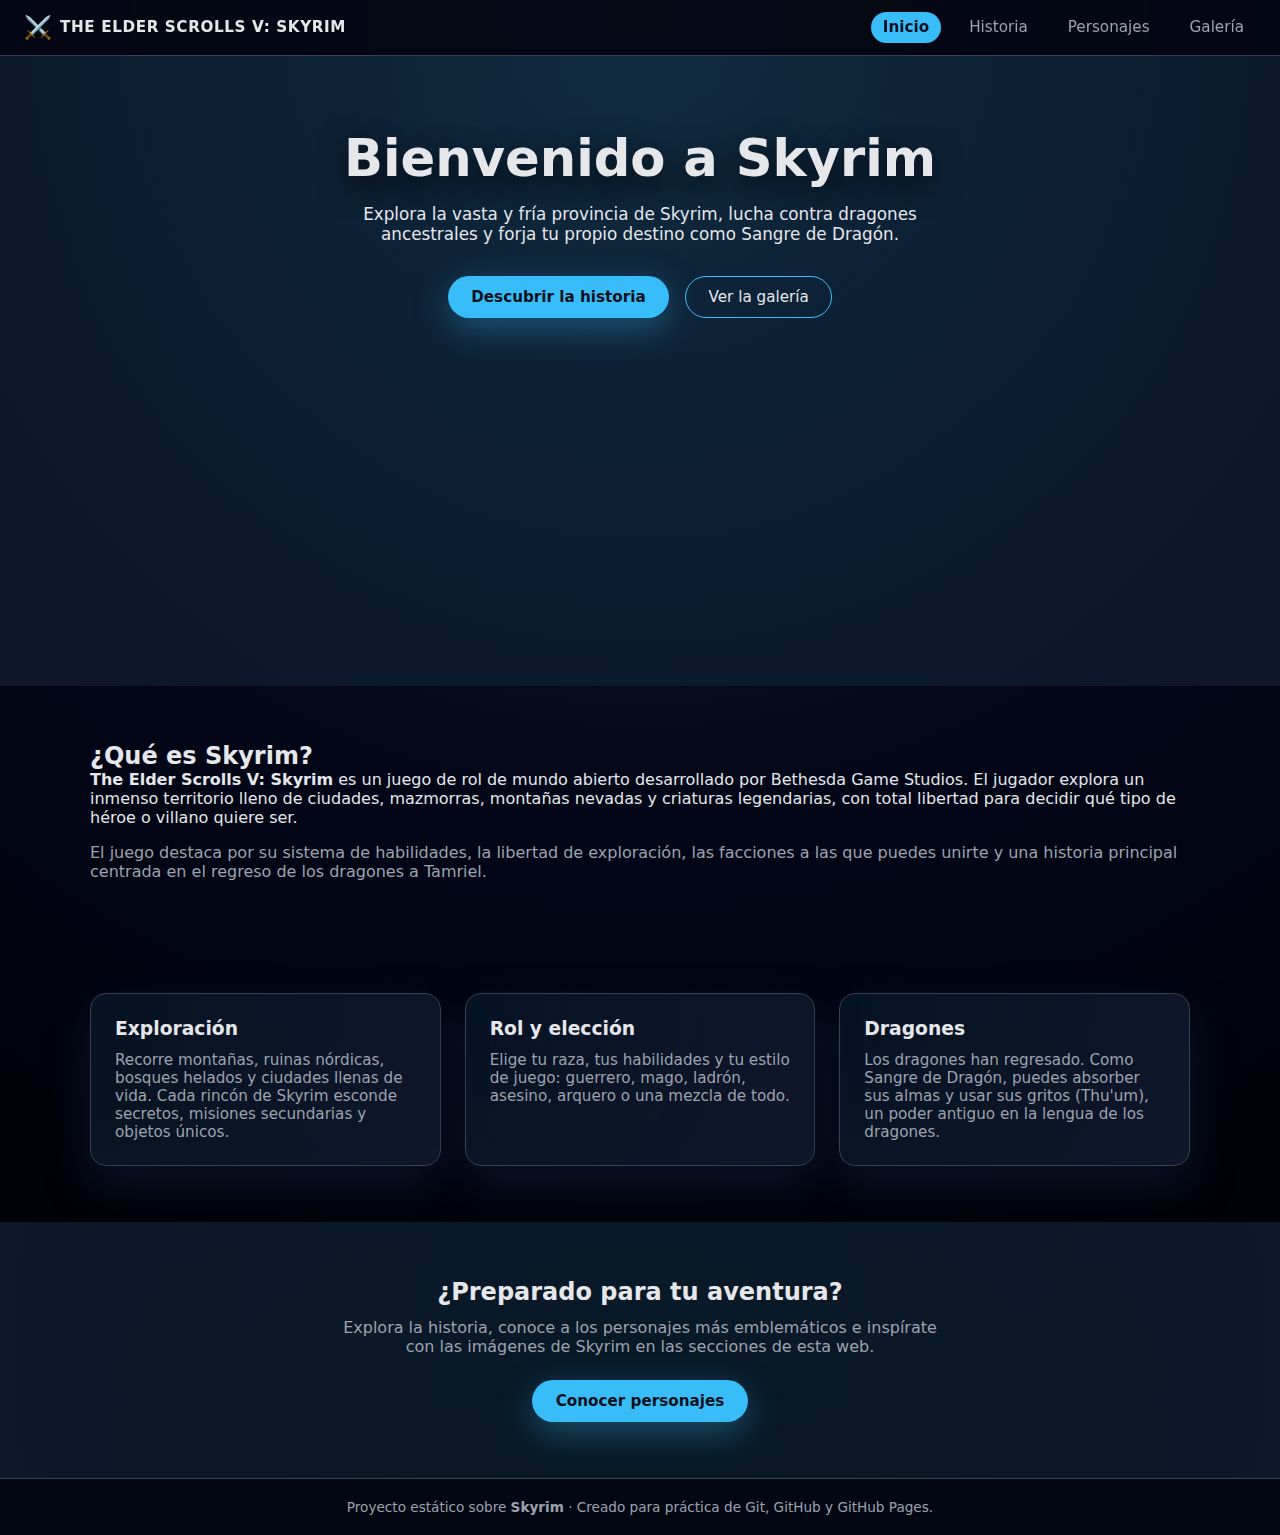
<file: index.html>
<!DOCTYPE html>
<html lang="es">
<head>
    <meta charset="UTF-8" />
    <meta name="viewport" content="width=device-width, initial-scale=1.0" />
    <title>Skyrim - Página principal</title>
    <link rel="stylesheet" href="CSS/estilos.css">
</head>
<body>
    <header class="main-header">
        <div class="logo">
            <span class="logo-icon">⚔️</span>
            <span class="logo-text">The Elder Scrolls V: Skyrim</span>
        </div>
        <nav class="main-nav">
            <a href="index.html" class="active">Inicio</a>
            <a href="historia/">Historia</a>
            <a href="personajes/">Personajes</a>
            <a href="galeria/">Galería</a>
        </nav>
    </header>

    <main>
        <section class="hero">
            <div class="hero-overlay"></div>
            <div class="hero-content">
                <h1>Bienvenido a Skyrim</h1>
                <p>
                    Explora la vasta y fría provincia de Skyrim, lucha contra dragones ancestrales
                    y forja tu propio destino como Sangre de Dragón.
                </p>
                <div class="hero-buttons">
                    <a href="historia/" class="btn btn-primary">Descubrir la historia</a>
                    <a href="galeria/" class="btn btn-secondary">Ver la galería</a>
                </div>
            </div>
        </section>

        <section class="section intro">
            <div class="section-inner">
                <h2>¿Qué es Skyrim?</h2>
                <p>
                    <strong>The Elder Scrolls V: Skyrim</strong> es un juego de rol de mundo abierto desarrollado por Bethesda Game Studios.
                    El jugador explora un inmenso territorio lleno de ciudades, mazmorras, montañas nevadas y criaturas legendarias,
                    con total libertad para decidir qué tipo de héroe o villano quiere ser.
                </p>
                <p>
                    El juego destaca por su sistema de habilidades, la libertad de exploración, las facciones a las que puedes unirte
                    y una historia principal centrada en el regreso de los dragones a Tamriel.
                </p>
            </div>
        </section>

        <section class="section columns">
            <div class="section-inner columns-inner">
                <article class="card">
                    <h3>Exploración</h3>
                    <p>
                        Recorre montañas, ruinas nórdicas, bosques helados y ciudades llenas de vida.
                        Cada rincón de Skyrim esconde secretos, misiones secundarias y objetos únicos.
                    </p>
                </article>
                <article class="card">
                    <h3>Rol y elección</h3>
                    <p>
                        Elige tu raza, tus habilidades y tu estilo de juego:
                        guerrero, mago, ladrón, asesino, arquero o una mezcla de todo.
                    </p>
                </article>
                <article class="card">
                    <h3>Dragones</h3>
                    <p>
                        Los dragones han regresado. Como Sangre de Dragón, puedes absorber sus almas
                        y usar sus gritos (Thu'um), un poder antiguo en la lengua de los dragones.
                    </p>
                </article>
            </div>
        </section>

        <section class="section call-to-action">
            <div class="section-inner">
                <h2>¿Preparado para tu aventura?</h2>
                <p>
                    Explora la historia, conoce a los personajes más emblemáticos e inspírate con las imágenes de Skyrim
                    en las secciones de esta web.
                </p>
                <a href="personajes/" class="btn btn-primary">Conocer personajes</a>
            </div>
        </section>
    </main>

    <footer class="main-footer">
        <p>Proyecto estático sobre <strong>Skyrim</strong> · Creado para práctica de Git, GitHub y GitHub Pages.</p>
    </footer>
</body>
</html>
</file>
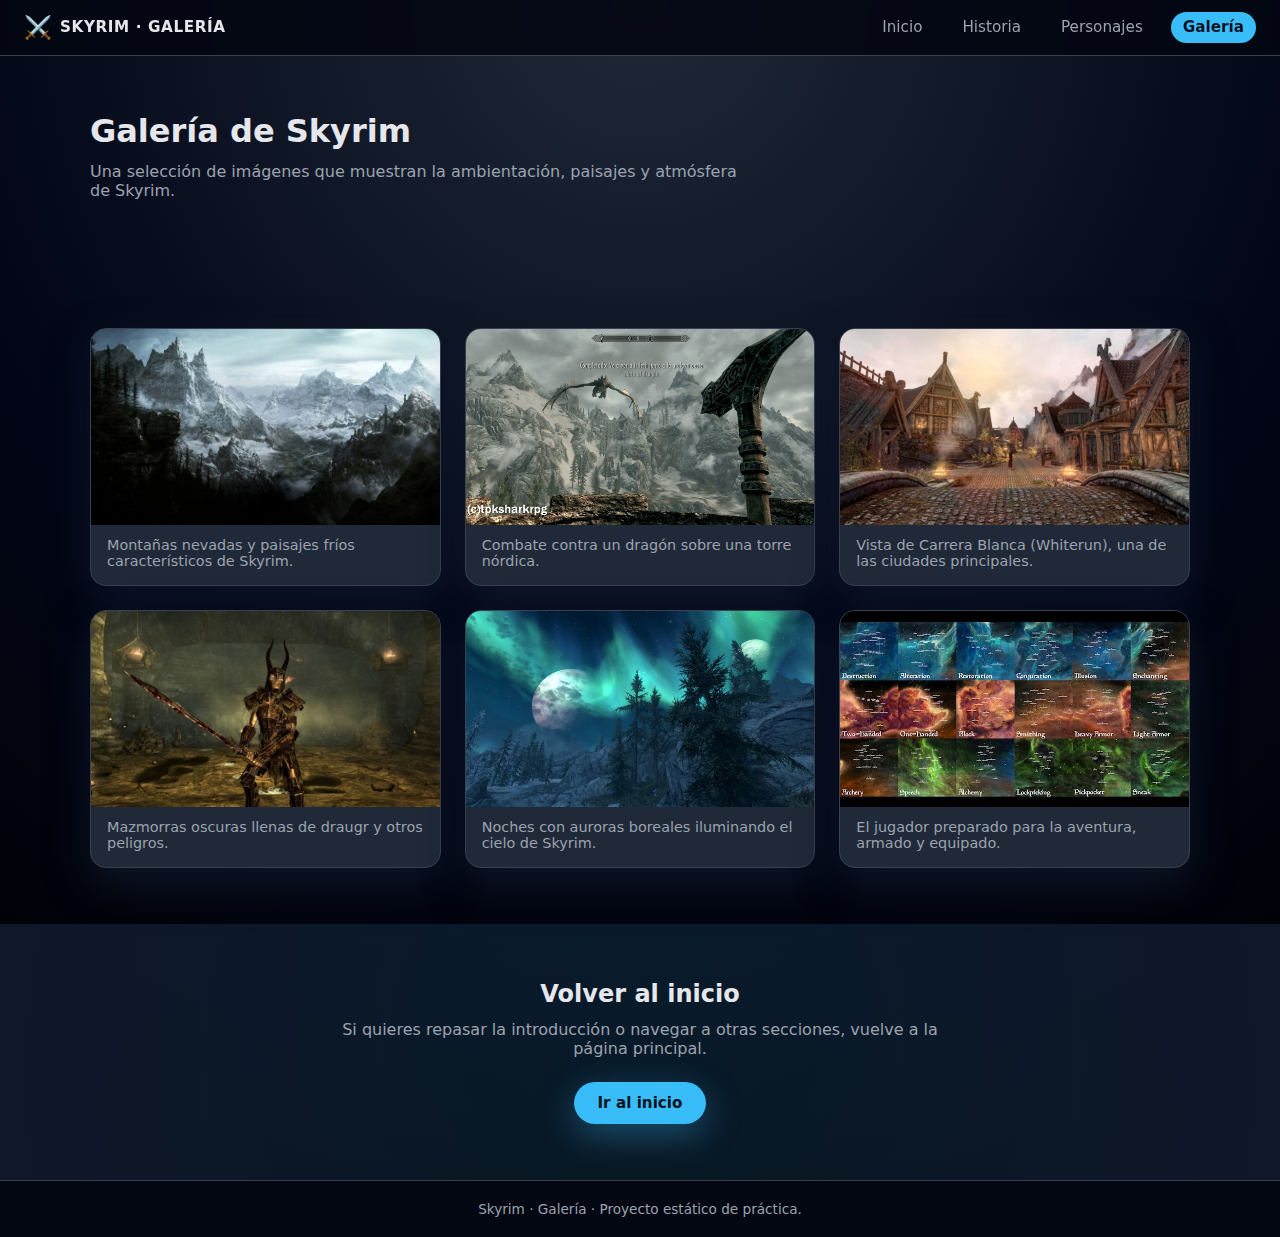
<file: galeria/index.html>
<!DOCTYPE html>
<html lang="es">
<head>
    <meta charset="UTF-8" />
    <meta name="viewport" content="width=device-width, initial-scale=1.0" />
    <title>Skyrim - Galería</title>
    <link rel="stylesheet" href="../CSS/estilos.css">
</head>
<body>
    <header class="main-header">
        <div class="logo">
            <span class="logo-icon">⚔️</span>
            <span class="logo-text">Skyrim · Galería</span>
        </div>
        <nav class="main-nav">
            <a href="../index.html">Inicio</a>
            <a href="../historia/">Historia</a>
            <a href="../personajes/">Personajes</a>
            <a href="./" class="active">Galería</a>
        </nav>
    </header>

    <main>
        <section class="section page-header">
            <div class="section-inner">
                <h1>Galería de Skyrim</h1>
                <p>
                    Una selección de imágenes que muestran la ambientación, paisajes y atmósfera de Skyrim.
                </p>
            </div>
        </section>

        <section class="section gallery">
            <div class="section-inner gallery-inner">
                <figure class="gallery-item">
                    <img src="../img/montañas.jpg" alt="Paisaje nevado de Skyrim" />
                    <figcaption>Montañas nevadas y paisajes fríos característicos de Skyrim.</figcaption>
                </figure>
                <figure class="gallery-item">
                    <img src="../img/dragontorre.jpg" alt="Combate con dragón en Skyrim" />
                    <figcaption>Combate contra un dragón sobre una torre nórdica.</figcaption>
                </figure>
                <figure class="gallery-item">
                    <img src="../img/whiterun.jpg" alt="Ciudad de Whiterun en Skyrim" />
                    <figcaption>Vista de Carrera Blanca (Whiterun), una de las ciudades principales.</figcaption>
                </figure>
                <figure class="gallery-item">
                    <img src="../img/tumultofuera.jpg" alt="Mazmorra en Skyrim" />
                    <figcaption>Mazmorras oscuras llenas de draugr y otros peligros.</figcaption>
                </figure>
                <figure class="gallery-item">
                    <img src="../img/boreal.jpg" alt="Aurora boreal en el cielo de Skyrim" />
                    <figcaption>Noches con auroras boreales iluminando el cielo de Skyrim.</figcaption>
                </figure>
                <figure class="gallery-item">
                    <img src="../img/skill.jpg" alt="Personaje en Skyrim" />
                    <figcaption>El jugador preparado para la aventura, armado y equipado.</figcaption>
                </figure>
            </div>
        </section>

        <section class="section call-to-action">
            <div class="section-inner">
                <h2>Volver al inicio</h2>
                <p>
                    Si quieres repasar la introducción o navegar a otras secciones, vuelve a la página principal.
                </p>
                <a href="../index.html" class="btn btn-primary">Ir al inicio</a>
            </div>
        </section>
    </main>

    <footer class="main-footer">
        <p>Skyrim · Galería · Proyecto estático de práctica.</p>
    </footer>
</body>
</html>
</file>
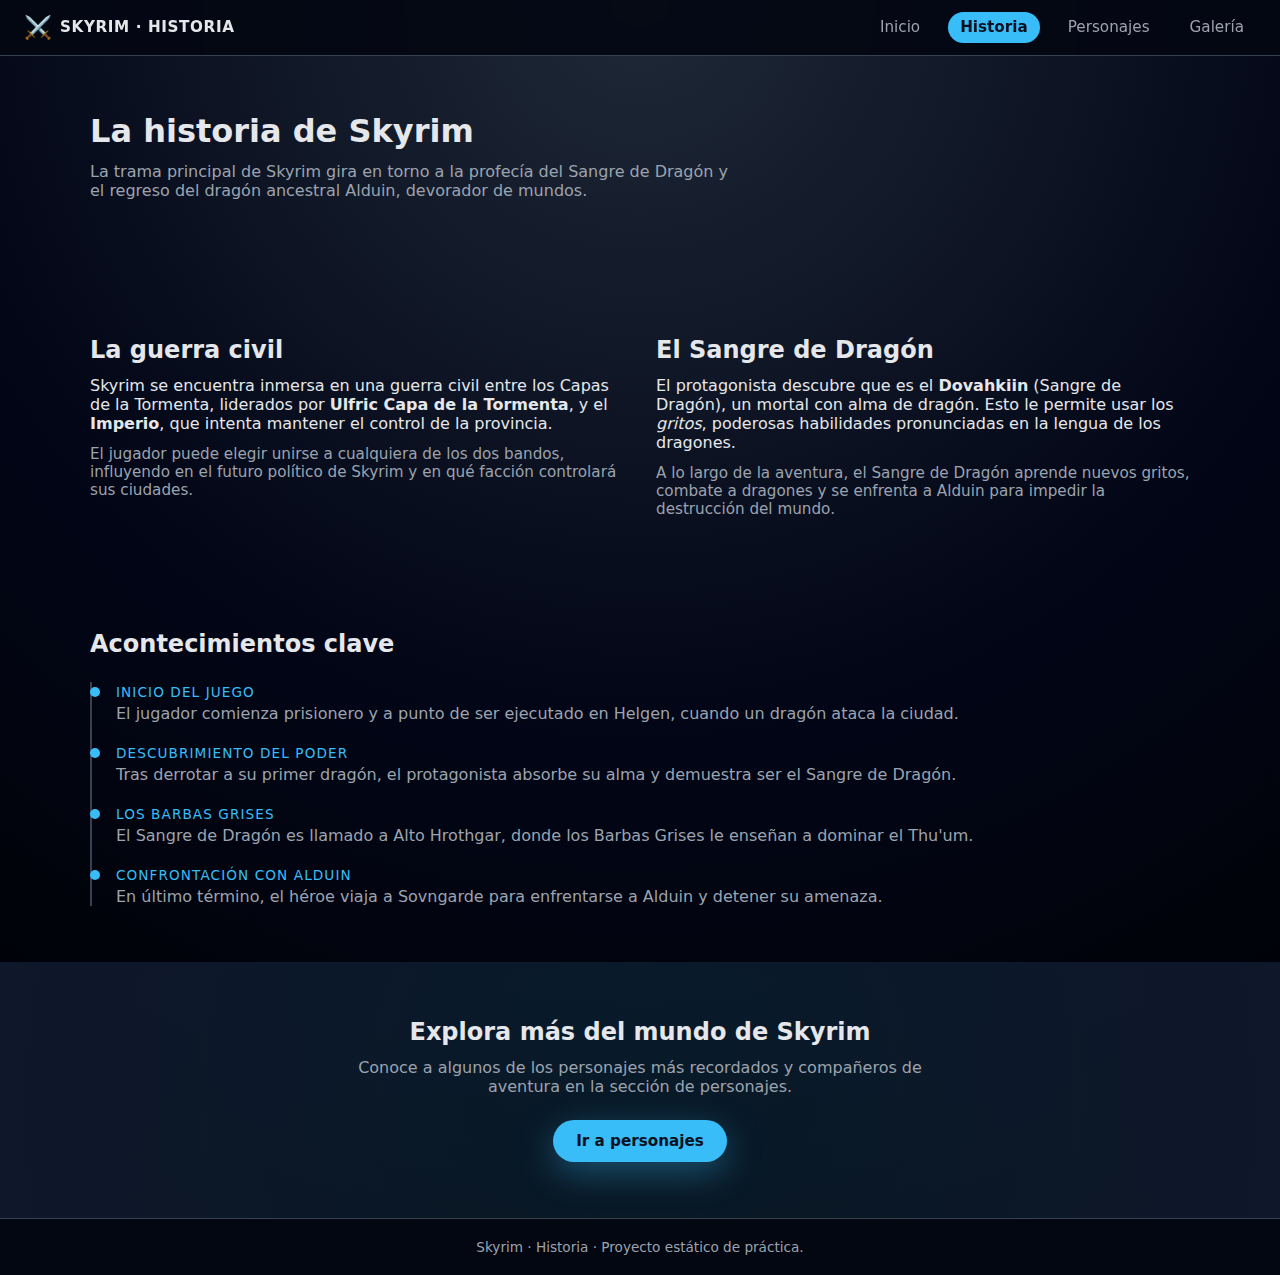
<file: historia/index.html>
<!DOCTYPE html>
<html lang="es">
<head>
    <meta charset="UTF-8" />
    <meta name="viewport" content="width=device-width, initial-scale=1.0" />
    <title>Skyrim - Historia</title>
    <link rel="stylesheet" href="../CSS/estilos.css">
</head>
<body>
    <header class="main-header">
        <div class="logo">
            <span class="logo-icon">⚔️</span>
            <span class="logo-text">Skyrim · Historia</span>
        </div>
        <nav class="main-nav">
            <a href="../index.html">Inicio</a>
            <a href="./" class="active">Historia</a>
            <a href="../personajes/">Personajes</a>
            <a href="../galeria/">Galería</a>
        </nav>
    </header>

    <main>
        <section class="section page-header">
            <div class="section-inner">
                <h1>La historia de Skyrim</h1>
                <p>
                    La trama principal de Skyrim gira en torno a la profecía del Sangre de Dragón
                    y el regreso del dragón ancestral Alduin, devorador de mundos.
                </p>
            </div>
        </section>

        <section class="section two-columns">
            <div class="section-inner two-columns-inner">
                <article>
                    <h2>La guerra civil</h2>
                    <p>
                        Skyrim se encuentra inmersa en una guerra civil entre los Capas de la Tormenta, liderados por
                        <strong>Ulfric Capa de la Tormenta</strong>, y el <strong>Imperio</strong>, que intenta mantener el control de la provincia.
                    </p>
                    <p>
                        El jugador puede elegir unirse a cualquiera de los dos bandos, influyendo en el futuro político de Skyrim y en qué facción controlará sus ciudades.
                    </p>
                </article>
                <article>
                    <h2>El Sangre de Dragón</h2>
                    <p>
                        El protagonista descubre que es el <strong>Dovahkiin</strong> (Sangre de Dragón), un mortal con alma de dragón.
                        Esto le permite usar los <em>gritos</em>, poderosas habilidades pronunciadas en la lengua de los dragones.
                    </p>
                    <p>
                        A lo largo de la aventura, el Sangre de Dragón aprende nuevos gritos, combate a dragones y se enfrenta a Alduin
                        para impedir la destrucción del mundo.
                    </p>
                </article>
            </div>
        </section>

        <section class="section timeline">
            <div class="section-inner">
                <h2>Acontecimientos clave</h2>
                <div class="timeline-list">
                    <div class="timeline-item">
                        <span class="timeline-year">Inicio del juego</span>
                        <p>El jugador comienza prisionero y a punto de ser ejecutado en Helgen, cuando un dragón ataca la ciudad.</p>
                    </div>
                    <div class="timeline-item">
                        <span class="timeline-year">Descubrimiento del poder</span>
                        <p>Tras derrotar a su primer dragón, el protagonista absorbe su alma y demuestra ser el Sangre de Dragón.</p>
                    </div>
                    <div class="timeline-item">
                        <span class="timeline-year">Los Barbas Grises</span>
                        <p>El Sangre de Dragón es llamado a Alto Hrothgar, donde los Barbas Grises le enseñan a dominar el Thu'um.</p>
                    </div>
                    <div class="timeline-item">
                        <span class="timeline-year">Confrontación con Alduin</span>
                        <p>En último término, el héroe viaja a Sovngarde para enfrentarse a Alduin y detener su amenaza.</p>
                    </div>
                </div>
            </div>
        </section>

        <section class="section call-to-action">
            <div class="section-inner">
                <h2>Explora más del mundo de Skyrim</h2>
                <p>
                    Conoce a algunos de los personajes más recordados y compañeros de aventura
                    en la sección de personajes.
                </p>
                <a href="../personajes/" class="btn btn-primary">Ir a personajes</a>
            </div>
        </section>
    </main>

    <footer class="main-footer">
        <p>Skyrim · Historia · Proyecto estático de práctica.</p>
    </footer>
</body>
</html>
</file>
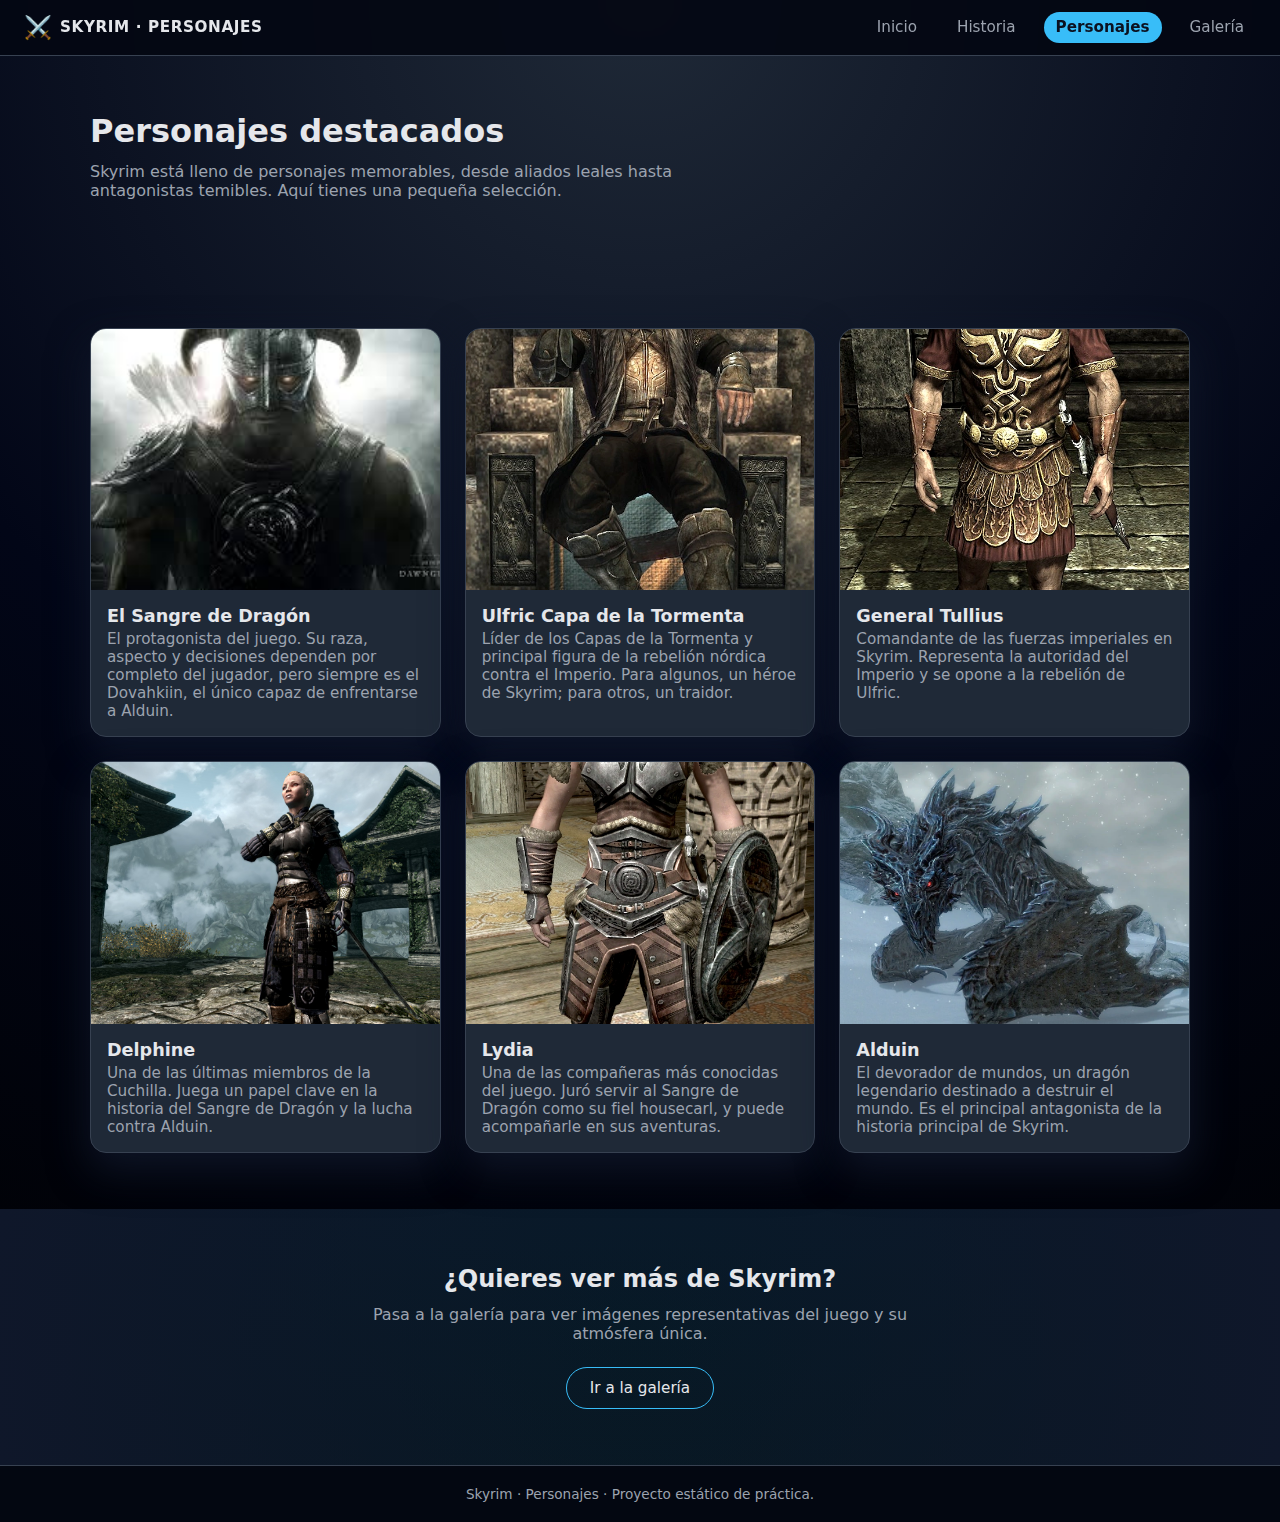
<file: personajes/index.html>
<!DOCTYPE html>
<html lang="es">
<head>
    <meta charset="UTF-8" />
    <meta name="viewport" content="width=device-width, initial-scale=1.0" />
    <title>Skyrim - Personajes</title>
    <link rel="stylesheet" href="../CSS/estilos.css">
</head>
<body>
    <header class="main-header">
        <div class="logo">
            <span class="logo-icon">⚔️</span>
            <span class="logo-text">Skyrim · Personajes</span>
        </div>
        <nav class="main-nav">
            <a href="../index.html">Inicio</a>
            <a href="../historia/">Historia</a>
            <a href="./" class="active">Personajes</a>
            <a href="../galeria/">Galería</a>
        </nav>
    </header>

    <main>
        <section class="section page-header">
            <div class="section-inner">
                <h1>Personajes destacados</h1>
                <p>
                    Skyrim está lleno de personajes memorables, desde aliados leales hasta antagonistas temibles.
                    Aquí tienes una pequeña selección.
                </p>
            </div>
        </section>

        <section class="section characters-grid">
            <div class="section-inner characters-inner">
                <article class="character-card">
                    <img src="../img/sangreDragon.jpg" alt="Dovahkiin" />
                    <h2>El Sangre de Dragón</h2>
                    <p>
                        El protagonista del juego. Su raza, aspecto y decisiones dependen por completo del jugador,
                        pero siempre es el Dovahkiin, el único capaz de enfrentarse a Alduin.
                    </p>
                </article>

                <article class="character-card">
                    <img src="../img/Ulfric_Jarl.jpg" alt="Ulfric Capa de la Tormenta" />
                    <h2>Ulfric Capa de la Tormenta</h2>
                    <p>
                        Líder de los Capas de la Tormenta y principal figura de la rebelión nórdica contra el Imperio.
                        Para algunos, un héroe de Skyrim; para otros, un traidor.
                    </p>
                </article>

                <article class="character-card">
                    <img src="../img/GeneralTullius.jpg" alt="General Tullius" />
                    <h2>General Tullius</h2>
                    <p>
                        Comandante de las fuerzas imperiales en Skyrim. Representa la autoridad del Imperio
                        y se opone a la rebelión de Ulfric.
                    </p>
                </article>

                <article class="character-card">
                    <img src="../img/Delphine.jpg" alt="Delphine" />
                    <h2>Delphine</h2>
                    <p>
                        Una de las últimas miembros de la Cuchilla. Juega un papel clave en la historia del Sangre de Dragón
                        y la lucha contra Alduin.
                    </p>
                </article>

                <article class="character-card">
                    <img src="../img/lidya.jpg" alt="Lydia" />
                    <h2>Lydia</h2>
                    <p>
                        Una de las compañeras más conocidas del juego. Juró servir al Sangre de Dragón como su fiel
                        housecarl, y puede acompañarle en sus aventuras.
                    </p>
                </article>

                <article class="character-card">
                    <img src="../img/AlDuin.jpg" alt="Alduin" />
                    <h2>Alduin</h2>
                    <p>
                        El devorador de mundos, un dragón legendario destinado a destruir el mundo. Es el principal
                        antagonista de la historia principal de Skyrim.
                    </p>
                </article>
            </div>
        </section>

        <section class="section call-to-action">
            <div class="section-inner">
                <h2>¿Quieres ver más de Skyrim?</h2>
                <p>
                    Pasa a la galería para ver imágenes representativas del juego y su atmósfera única.
                </p>
                <a href="../galeria/" class="btn btn-secondary">Ir a la galería</a>
            </div>
        </section>
    </main>

    <footer class="main-footer">
        <p>Skyrim · Personajes · Proyecto estático de práctica.</p>
    </footer>
</body>
</html>
</file>
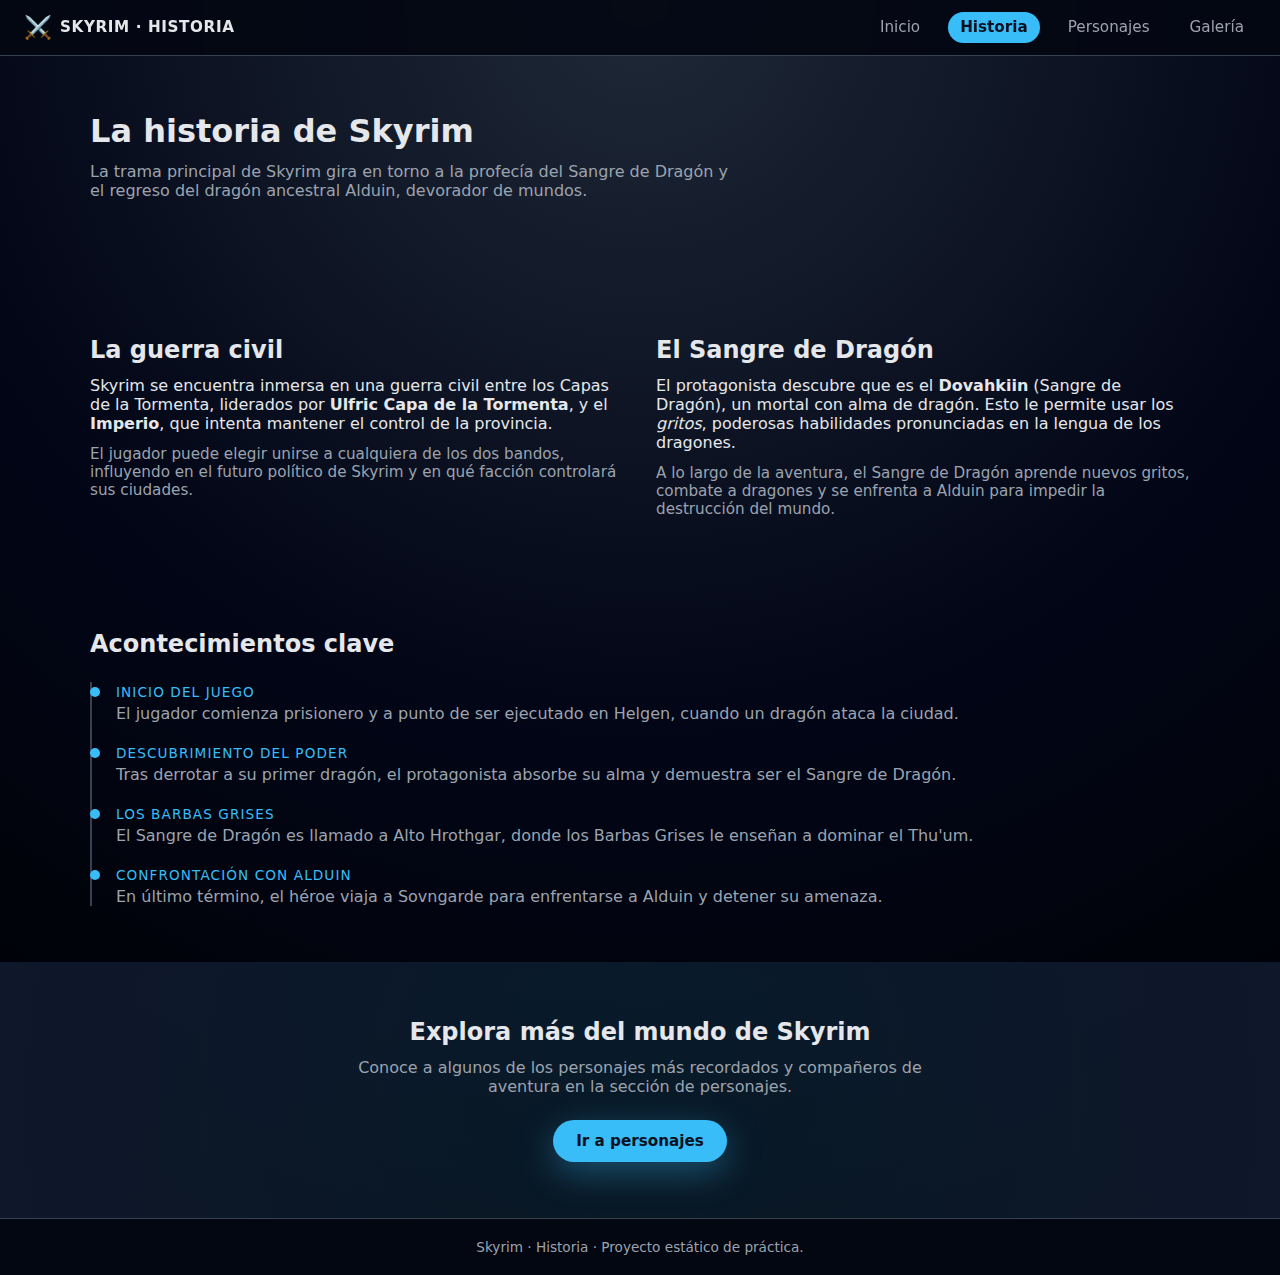
<file: historia.html>
<!DOCTYPE html>
<html lang="es">
<head>
    <meta charset="UTF-8" />
    <meta name="viewport" content="width=device-width, initial-scale=1.0" />
    <title>Skyrim - Historia</title>
    <link rel="stylesheet" href="CSS/estilos.css">
</head>
<body>
    <header class="main-header">
        <div class="logo">
            <span class="logo-icon">⚔️</span>
            <span class="logo-text">Skyrim · Historia</span>
        </div>
        <nav class="main-nav">
            <a href="index.html">Inicio</a>
            <a href="historia.html" class="active">Historia</a>
            <a href="personajes.html">Personajes</a>
            <a href="galeria.html">Galería</a>
        </nav>
    </header>

    <main>
        <section class="section page-header">
            <div class="section-inner">
                <h1>La historia de Skyrim</h1>
                <p>
                    La trama principal de Skyrim gira en torno a la profecía del Sangre de Dragón
                    y el regreso del dragón ancestral Alduin, devorador de mundos.
                </p>
            </div>
        </section>

        <section class="section two-columns">
            <div class="section-inner two-columns-inner">
                <article>
                    <h2>La guerra civil</h2>
                    <p>
                        Skyrim se encuentra inmersa en una guerra civil entre los Capas de la Tormenta, liderados por
                        <strong>Ulfric Capa de la Tormenta</strong>, y el <strong>Imperio</strong>, que intenta mantener el control de la provincia.
                    </p>
                    <p>
                        El jugador puede elegir unirse a cualquiera de los dos bandos, influyendo en el futuro político de Skyrim y en qué facción controlará sus ciudades.
                    </p>
                </article>
                <article>
                    <h2>El Sangre de Dragón</h2>
                    <p>
                        El protagonista descubre que es el <strong>Dovahkiin</strong> (Sangre de Dragón), un mortal con alma de dragón.
                        Esto le permite usar los <em>gritos</em>, poderosas habilidades pronunciadas en la lengua de los dragones.
                    </p>
                    <p>
                        A lo largo de la aventura, el Sangre de Dragón aprende nuevos gritos, combate a dragones y se enfrenta a Alduin
                        para impedir la destrucción del mundo.
                    </p>
                </article>
            </div>
        </section>

        <section class="section timeline">
            <div class="section-inner">
                <h2>Acontecimientos clave</h2>
                <div class="timeline-list">
                    <div class="timeline-item">
                        <span class="timeline-year">Inicio del juego</span>
                        <p>El jugador comienza prisionero y a punto de ser ejecutado en Helgen, cuando un dragón ataca la ciudad.</p>
                    </div>
                    <div class="timeline-item">
                        <span class="timeline-year">Descubrimiento del poder</span>
                        <p>Tras derrotar a su primer dragón, el protagonista absorbe su alma y demuestra ser el Sangre de Dragón.</p>
                    </div>
                    <div class="timeline-item">
                        <span class="timeline-year">Los Barbas Grises</span>
                        <p>El Sangre de Dragón es llamado a Alto Hrothgar, donde los Barbas Grises le enseñan a dominar el Thu'um.</p>
                    </div>
                    <div class="timeline-item">
                        <span class="timeline-year">Confrontación con Alduin</span>
                        <p>En último término, el héroe viaja a Sovngarde para enfrentarse a Alduin y detener su amenaza.</p>
                    </div>
                </div>
            </div>
        </section>

        <section class="section call-to-action">
            <div class="section-inner">
                <h2>Explora más del mundo de Skyrim</h2>
                <p>
                    Conoce a algunos de los personajes más recordados y compañeros de aventura
                    en la sección de personajes.
                </p>
                <a href="personajes.html" class="btn btn-primary">Ir a personajes</a>
            </div>
        </section>
    </main>

    <footer class="main-footer">
        <p>Skyrim · Historia · Proyecto estático de práctica.</p>
    </footer>
</body>
</html>
</file>
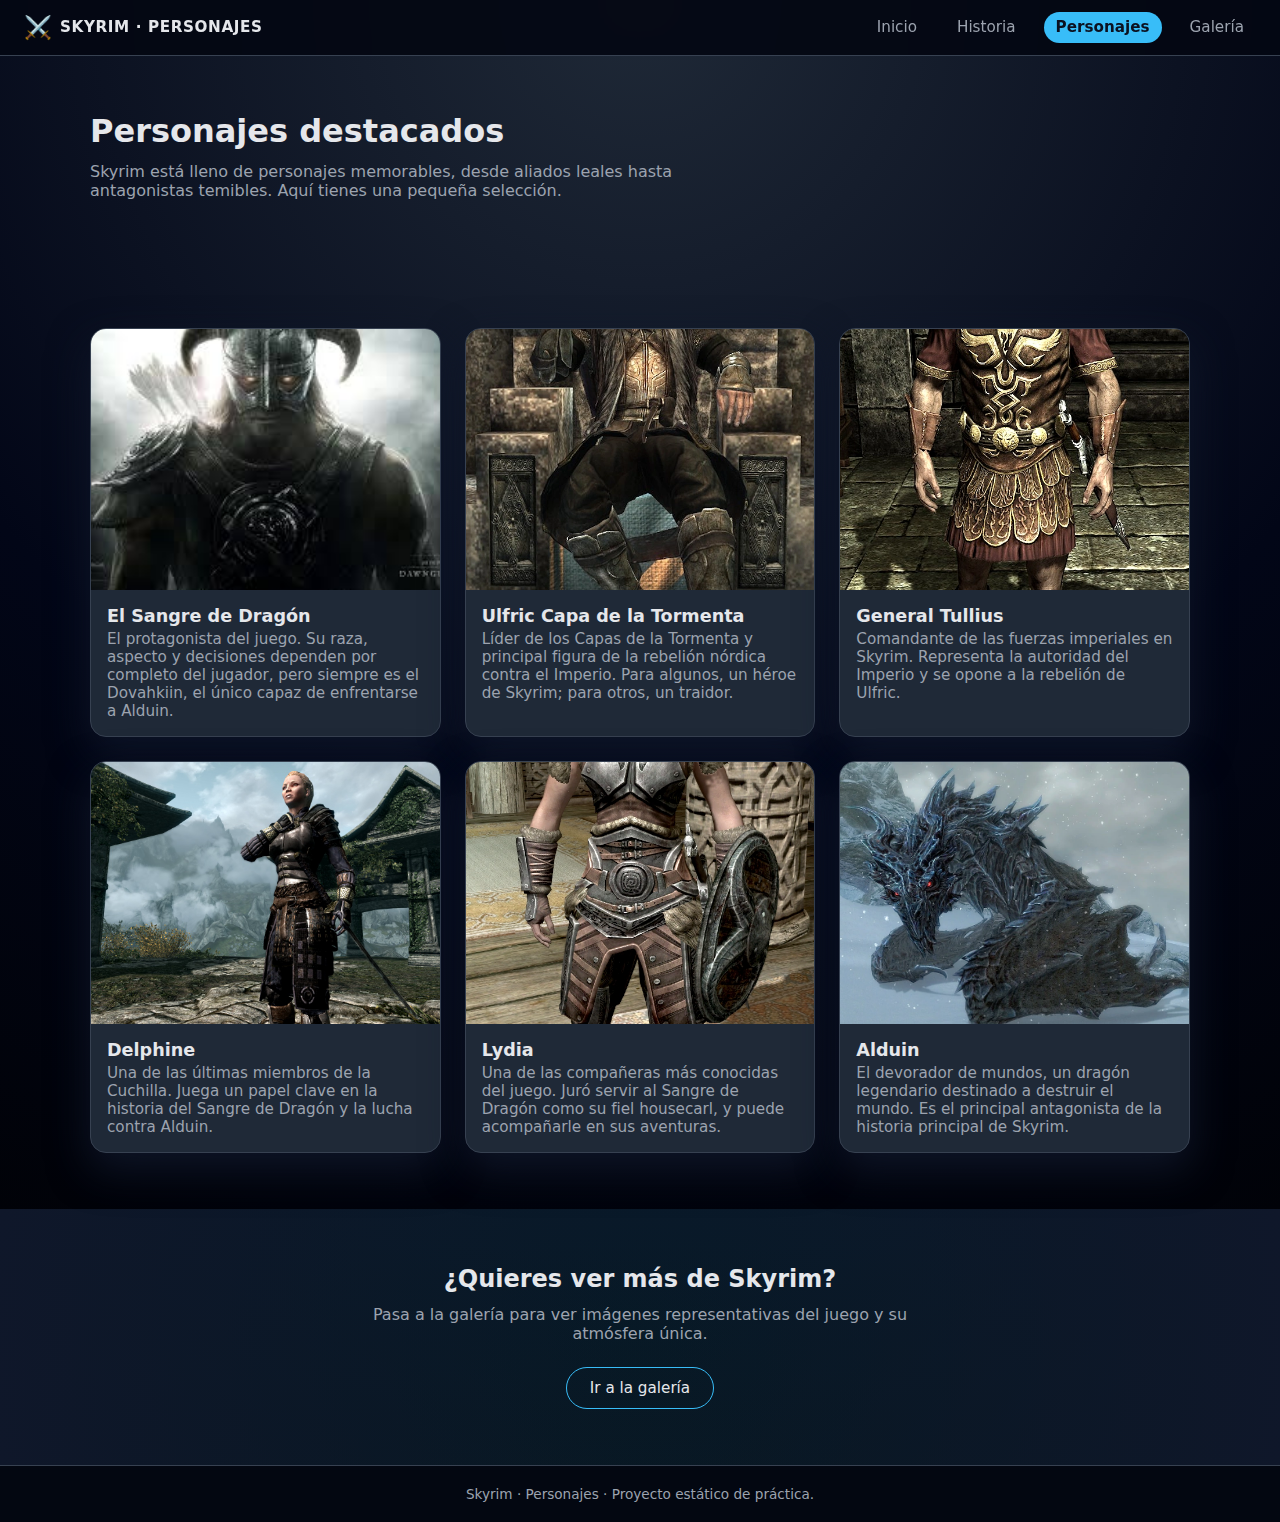
<file: personajes.html>
<!DOCTYPE html>
<html lang="es">
<head>
    <meta charset="UTF-8" />
    <meta name="viewport" content="width=device-width, initial-scale=1.0" />
    <title>Skyrim - Personajes</title>
    <link rel="stylesheet" href="CSS/estilos.css">
</head>
<body>
    <header class="main-header">
        <div class="logo">
            <span class="logo-icon">⚔️</span>
            <span class="logo-text">Skyrim · Personajes</span>
        </div>
        <nav class="main-nav">
            <a href="index.html">Inicio</a>
            <a href="historia.html">Historia</a>
            <a href="personajes.html" class="active">Personajes</a>
            <a href="galeria.html">Galería</a>
        </nav>
    </header>

    <main>
        <section class="section page-header">
            <div class="section-inner">
                <h1>Personajes destacados</h1>
                <p>
                    Skyrim está lleno de personajes memorables, desde aliados leales hasta antagonistas temibles.
                    Aquí tienes una pequeña selección.
                </p>
            </div>
        </section>

        <section class="section characters-grid">
            <div class="section-inner characters-inner">
                <article class="character-card">
                    <img src="./img/sangreDragon.jpg" alt="Dovahkiin" />
                    <h2>El Sangre de Dragón</h2>
                    <p>
                        El protagonista del juego. Su raza, aspecto y decisiones dependen por completo del jugador,
                        pero siempre es el Dovahkiin, el único capaz de enfrentarse a Alduin.
                    </p>
                </article>

                <article class="character-card">
                    <img src="./img/Ulfric_Jarl.jpg" alt="Ulfric Capa de la Tormenta" />
                    <h2>Ulfric Capa de la Tormenta</h2>
                    <p>
                        Líder de los Capas de la Tormenta y principal figura de la rebelión nórdica contra el Imperio.
                        Para algunos, un héroe de Skyrim; para otros, un traidor.
                    </p>
                </article>

                <article class="character-card">
                    <img src="./img/GeneralTullius.jpg" alt="General Tullius" />
                    <h2>General Tullius</h2>
                    <p>
                        Comandante de las fuerzas imperiales en Skyrim. Representa la autoridad del Imperio
                        y se opone a la rebelión de Ulfric.
                    </p>
                </article>

                <article class="character-card">
                    <img src="./img/Delphine.jpg" alt="Delphine" />
                    <h2>Delphine</h2>
                    <p>
                        Una de las últimas miembros de la Cuchilla. Juega un papel clave en la historia del Sangre de Dragón
                        y la lucha contra Alduin.
                    </p>
                </article>

                <article class="character-card">
                    <img src="./img/lidya.jpg" alt="Lydia" />
                    <h2>Lydia</h2>
                    <p>
                        Una de las compañeras más conocidas del juego. Juró servir al Sangre de Dragón como su fiel
                        housecarl, y puede acompañarle en sus aventuras.
                    </p>
                </article>

                <article class="character-card">
                    <img src="./img/AlDuin.jpg" alt="Alduin" />
                    <h2>Alduin</h2>
                    <p>
                        El devorador de mundos, un dragón legendario destinado a destruir el mundo. Es el principal
                        antagonista de la historia principal de Skyrim.
                    </p>
                </article>
            </div>
        </section>

        <section class="section call-to-action">
            <div class="section-inner">
                <h2>¿Quieres ver más de Skyrim?</h2>
                <p>
                    Pasa a la galería para ver imágenes representativas del juego y su atmósfera única.
                </p>
                <a href="galeria.html" class="btn btn-secondary">Ir a la galería</a>
            </div>
        </section>
    </main>

    <footer class="main-footer">
        <p>Skyrim · Personajes · Proyecto estático de práctica.</p>
    </footer>
</body>
</html>
</file>
<file: CSS/estilos.css>
/* -------------------------
   Reset básico
-------------------------- */
*,
*::before,
*::after {
    box-sizing: border-box;
    margin: 0;
    padding: 0;
}

/* -------------------------
   Variables de color
-------------------------- */
:root {
    --bg-main: #050816;
    --bg-secondary: #111827;
    --bg-card: #1f2937;
    --accent: #38bdf8;
    --accent-soft: rgba(56, 189, 248, 0.15);
    --text-main: #e5e7eb;
    --text-muted: #9ca3af;
    --border-subtle: #374151;
}

/* -------------------------
   Base
-------------------------- */
body {
    font-family: system-ui, -apple-system, BlinkMacSystemFont, "Segoe UI", sans-serif;
    background: radial-gradient(circle at top, #1f2937 0, #020617 50%, #000 100%);
    color: var(--text-main);
    min-height: 100vh;
    display: flex;
    flex-direction: column;
}

img {
    max-width: 100%;
    display: block;
}

/* -------------------------
   Layout general
-------------------------- */
main {
    flex: 1;
}

.section {
    padding: 3.5rem 1.5rem;
}

.section-inner {
    max-width: 1100px;
    margin: 0 auto;
}

/* -------------------------
   Header y navegación
-------------------------- */
.main-header {
    position: sticky;
    top: 0;
    z-index: 50;
    display: flex;
    align-items: center;
    justify-content: space-between;
    padding: 0.75rem 1.5rem;
    background: rgba(3, 7, 18, 0.9);
    backdrop-filter: blur(12px);
    border-bottom: 1px solid var(--border-subtle);
}

.logo {
    display: flex;
    align-items: center;
    gap: 0.5rem;
}

.logo-icon {
    font-size: 1.4rem;
}

.logo-text {
    font-weight: 600;
    letter-spacing: 0.04em;
    font-size: 0.95rem;
    text-transform: uppercase;
}

.main-nav {
    display: flex;
    gap: 1rem;
}

.main-nav a {
    text-decoration: none;
    font-size: 0.95rem;
    color: var(--text-muted);
    padding: 0.4rem 0.75rem;
    border-radius: 999px;
    transition: background 0.2s ease, color 0.2s ease, transform 0.1s ease;
}

.main-nav a:hover {
    background: var(--accent-soft);
    color: var(--text-main);
    transform: translateY(-1px);
}

.main-nav a.active {
    background: var(--accent);
    color: #0b1120;
    font-weight: 600;
}

/* -------------------------
   Hero (portada)
-------------------------- */
.hero {
    position: relative;
    min-height: 70vh;
    padding: 0;
    display: flex;
    align-items: stretch;
    justify-content: center;
    background-image: url("https://images.igdb.com/igdb/image/upload/t_screenshot_huge/sc6y2q.jpg");
    background-size: cover;
    background-position: center;
}

.hero-overlay {
    position: absolute;
    inset: 0;
    background: radial-gradient(circle at top, rgba(8, 47, 73, 0.6), rgba(15, 23, 42, 0.9));
}

.hero-content {
    position: relative;
    z-index: 1;
    max-width: 800px;
    margin: 0 auto;
    padding: 4.5rem 1.5rem;
    text-align: center;
}

.hero h1 {
    font-size: clamp(2.5rem, 4vw, 3.5rem);
    margin-bottom: 1rem;
    text-shadow: 0 10px 30px rgba(0, 0, 0, 0.8);
}

.hero p {
    font-size: 1.05rem;
    color: var(--text-main);
    max-width: 600px;
    margin: 0 auto 2rem;
}

.hero-buttons {
    display: flex;
    justify-content: center;
    gap: 1rem;
}

/* -------------------------
   Botones
-------------------------- */
.btn {
    display: inline-flex;
    align-items: center;
    justify-content: center;
    padding: 0.7rem 1.4rem;
    border-radius: 999px;
    border: 1px solid transparent;
    font-size: 0.95rem;
    text-decoration: none;
    cursor: pointer;
    transition: transform 0.1s ease, box-shadow 0.15s ease, background 0.15s ease, border-color 0.15s ease;
}

.btn-primary {
    background: var(--accent);
    color: #0b1120;
    font-weight: 600;
    box-shadow: 0 10px 35px rgba(56, 189, 248, 0.35);
}

.btn-primary:hover {
    transform: translateY(-1px);
    box-shadow: 0 14px 40px rgba(56, 189, 248, 0.5);
}

.btn-secondary {
    background: transparent;
    color: var(--text-main);
    border-color: var(--accent);
}

.btn-secondary:hover {
    background: var(--accent-soft);
}

/* -------------------------
   Secciones genéricas
-------------------------- */
.intro p + p {
    margin-top: 1rem;
    color: var(--text-muted);
}

.columns-inner {
    display: grid;
    grid-template-columns: repeat(3, minmax(0, 1fr));
    gap: 1.5rem;
}

.card {
    background: radial-gradient(circle at top left, rgba(56, 189, 248, 0.08), rgba(15, 23, 42, 1));
    border-radius: 1rem;
    padding: 1.5rem;
    border: 1px solid var(--border-subtle);
    box-shadow: 0 18px 40px rgba(15, 23, 42, 0.8);
}

.card h3 {
    margin-bottom: 0.75rem;
}

.card p {
    color: var(--text-muted);
    font-size: 0.95rem;
}

.call-to-action {
    text-align: center;
    background: radial-gradient(circle at center, rgba(56, 189, 248, 0.12), rgba(15, 23, 42, 1));
}

.call-to-action p {
    color: var(--text-muted);
    max-width: 600px;
    margin: 0.75rem auto 1.5rem;
}

/* -------------------------
   Página historia
-------------------------- */
.page-header h1 {
    margin-bottom: 0.75rem;
}

.page-header p {
    color: var(--text-muted);
    max-width: 650px;
}

.two-columns-inner {
    display: grid;
    grid-template-columns: repeat(2, minmax(0, 1fr));
    gap: 2rem;
    margin-top: 1.5rem;
}

.two-columns-inner article h2 {
    margin-bottom: 0.75rem;
}

.two-columns-inner article p + p {
    margin-top: 0.75rem;
    color: var(--text-muted);
    font-size: 0.95rem;
}

/* Timeline */
.timeline-list {
    margin-top: 1.5rem;
    border-left: 2px solid var(--border-subtle);
    padding-left: 1.5rem;
    display: grid;
    gap: 1.25rem;
}

.timeline-item {
    position: relative;
}

.timeline-item::before {
    content: "";
    position: absolute;
    left: -1.6rem;
    top: 0.35rem;
    width: 10px;
    height: 10px;
    border-radius: 999px;
    background: var(--accent);
}

.timeline-year {
    display: inline-block;
    font-size: 0.85rem;
    text-transform: uppercase;
    letter-spacing: 0.08em;
    color: var(--accent);
    margin-bottom: 0.25rem;
}

.timeline-item p {
    color: var(--text-muted);
}

/* -------------------------
   Página personajes
-------------------------- */
.characters-inner {
    display: grid;
    grid-template-columns: repeat(3, minmax(0, 1fr));
    gap: 1.5rem;
    margin-top: 1rem;
}

.character-card {
    background: var(--bg-card);
    border-radius: 1rem;
    overflow: hidden;
    border: 1px solid var(--border-subtle);
    box-shadow: 0 16px 40px rgba(15, 23, 42, 0.9);
    display: flex;
    flex-direction: column;
}

.character-card img {
    width: 100%;
    aspect-ratio: 4 / 3;
    object-fit: cover;
}

.character-card h2 {
    font-size: 1.1rem;
    padding: 1rem 1rem 0.25rem 1rem;
}

.character-card p {
    padding: 0 1rem 1rem 1rem;
    color: var(--text-muted);
    font-size: 0.95rem;
}

/* -------------------------
   Página galería
-------------------------- */
.gallery-inner {
    display: grid;
    grid-template-columns: repeat(3, minmax(0, 1fr));
    gap: 1.5rem;
    margin-top: 1rem;
}

.gallery-item {
    background: var(--bg-card);
    border-radius: 1rem;
    overflow: hidden;
    border: 1px solid var(--border-subtle);
    box-shadow: 0 16px 40px rgba(15, 23, 42, 0.9);
    display: flex;
    flex-direction: column;
}

.gallery-item img {
    width: 100%;
    aspect-ratio: 16 / 9;
    object-fit: cover;
}

.gallery-item figcaption {
    padding: 0.75rem 1rem 1rem 1rem;
    font-size: 0.9rem;
    color: var(--text-muted);
}

/* -------------------------
   Footer
-------------------------- */
.main-footer {
    padding: 1.25rem 1.5rem;
    border-top: 1px solid var(--border-subtle);
    background: rgba(3, 7, 18, 0.95);
    font-size: 0.85rem;
    color: var(--text-muted);
    text-align: center;
}

/* -------------------------
   Responsivo
-------------------------- */
@media (max-width: 900px) {
    .columns-inner,
    .two-columns-inner,
    .characters-inner,
    .gallery-inner {
        grid-template-columns: 1fr 1fr;
    }

    .hero {
        min-height: 65vh;
    }
}

@media (max-width: 640px) {
    .main-header {
        flex-direction: column;
        align-items: flex-start;
        gap: 0.5rem;
    }

    .main-nav {
        width: 100%;
        justify-content: space-between;
        flex-wrap: wrap;
    }

    .columns-inner,
    .two-columns-inner,
    .characters-inner,
    .gallery-inner {
        grid-template-columns: 1fr;
    }

    .hero {
        min-height: 60vh;
    }

    .hero-content {
        padding: 3rem 1.25rem;
    }

    .hero-buttons {
        flex-direction: column;
    }
}
</file>
